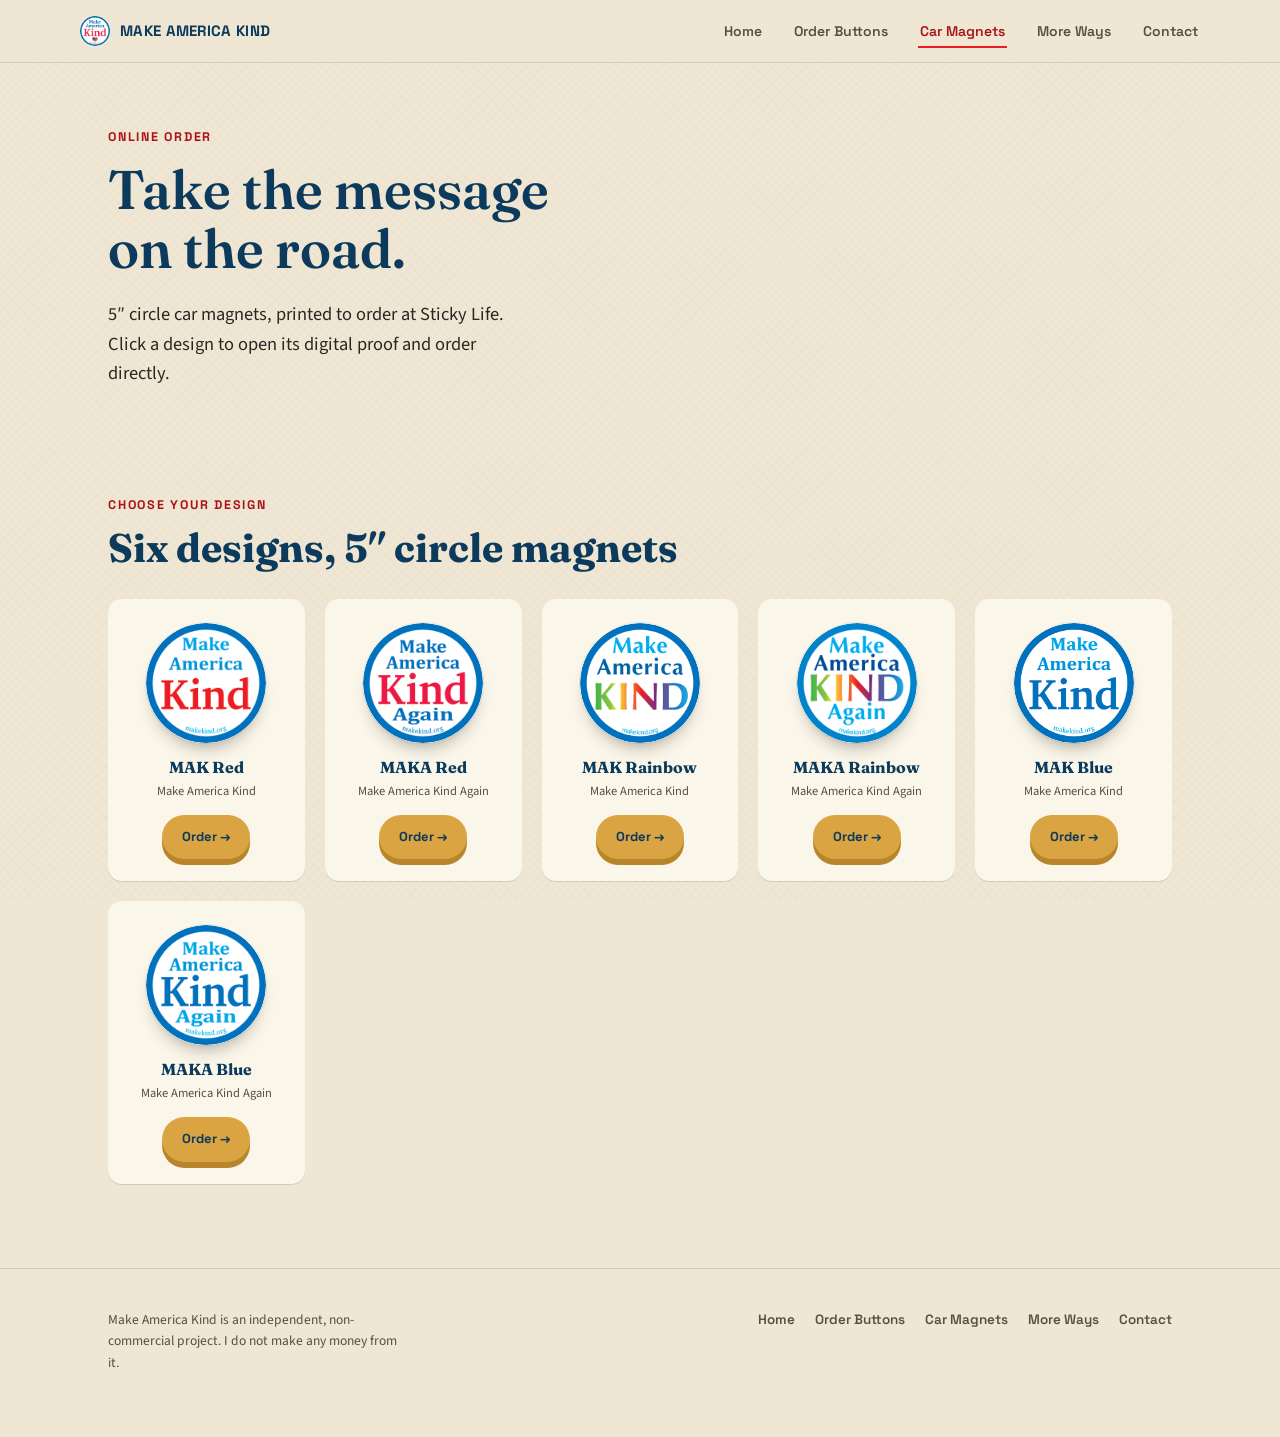
<file: car-magnet.html>
<!DOCTYPE html>
<html lang="en">
<head>
<meta charset="UTF-8">
<meta name="viewport" content="width=device-width, initial-scale=1">
<title>Order Car Magnets — Make America Kind</title>
<link rel="canonical" href="https://makekind.org/car-magnet.html">
<meta name="description" content="Order Make America Kind car magnets online through stickylife.com.">
<link rel="icon" href="assets/favicon.png" type="image/png">
<link rel="stylesheet" href="css/styles.css">
<!-- Google Analytics (GA4) -->
<script async src="https://www.googletagmanager.com/gtag/js?id=G-3BDSZT17VZ"></script>
<script>
  window.dataLayer = window.dataLayer || [];
  function gtag(){dataLayer.push(arguments);}
  gtag('js', new Date());
  gtag('config', 'G-3BDSZT17VZ');
</script>

</head>
<body>

<header class="site-header">
  <div class="wrap nav-row">
    <a class="brand" href="index.html">
      <img src="assets/buttons/makh-red.png" alt="Make America Kind logo">
      Make America Kind
    </a>
    <button class="nav-toggle" aria-label="Toggle navigation" aria-expanded="false">
      <span></span><span></span><span></span>
    </button>
    <ul class="nav-links">
      <li><a href="index.html">Home</a></li>
      <li><a href="order.html">Order Buttons</a></li>
      <li><a href="car-magnet.html" aria-current="page">Car Magnets</a></li>
      <li><a href="shop-more.html">More Ways</a></li>
      <li><a href="contact.html">Contact</a></li>
    </ul>
  </div>
</header>

<main>
  <section class="page-hero">
    <div class="wrap">
      <span class="eyebrow">Online order</span>
      <h1 style="font-size:clamp(2.2rem,5vw,3.4rem);">Take the message<br>on the road.</h1>
      <p class="lede">5&Prime; circle car magnets, printed to order at Sticky Life. Click a design to open its digital proof and order directly.</p>
    </div>
  </section>

  <section>
    <div class="wrap">
      <span class="eyebrow">Choose your design</span>
      <h2>Six designs, 5&Prime; circle magnets</h2>

      <div class="order-grid">

        <div class="order-card">
          <a class="magnet" href="https://www.stickylife.com/digital-proof/0620-CCM-0176" target="_blank" rel="noopener" aria-label="Order: Red Make America Kind design"><img src="assets/buttons/mak-red.png" alt="Red Make America Kind design"></a>
          <h3>MAK Red</h3>
          <p class="order-note">Make America Kind</p>
          <a class="btn btn-fill" href="https://www.stickylife.com/digital-proof/0620-CCM-0176" target="_blank" rel="noopener">Order →</a>
        </div>

        <div class="order-card">
          <a class="magnet" href="https://www.stickylife.com/digital-proof/0620-CCM-0178" target="_blank" rel="noopener" aria-label="Order: Red Make America Kind Again design"><img src="assets/buttons/maka-red.png" alt="Red Make America Kind Again design"></a>
          <h3>MAKA Red</h3>
          <p class="order-note">Make America Kind Again</p>
          <a class="btn btn-fill" href="https://www.stickylife.com/digital-proof/0620-CCM-0178" target="_blank" rel="noopener">Order →</a>
        </div>

        <div class="order-card">
          <a class="magnet" href="https://www.stickylife.com/digital-proof/0620-CCM-0180" target="_blank" rel="noopener" aria-label="Order: Rainbow Make America Kind design"><img src="assets/buttons/mak-rainbow.png" alt="Rainbow Make America Kind design"></a>
          <h3>MAK Rainbow</h3>
          <p class="order-note">Make America Kind</p>
          <a class="btn btn-fill" href="https://www.stickylife.com/digital-proof/0620-CCM-0180" target="_blank" rel="noopener">Order →</a>
        </div>

        <div class="order-card">
          <a class="magnet" href="https://www.stickylife.com/digital-proof/0620-CCM-0179" target="_blank" rel="noopener" aria-label="Order: Rainbow Make America Kind Again design"><img src="assets/buttons/maka-rainbow.png" alt="Rainbow Make America Kind Again design"></a>
          <h3>MAKA Rainbow</h3>
          <p class="order-note">Make America Kind Again</p>
          <a class="btn btn-fill" href="https://www.stickylife.com/digital-proof/0620-CCM-0179" target="_blank" rel="noopener">Order →</a>
        </div>

        <div class="order-card">
          <a class="magnet" href="https://www.stickylife.com/digital-proof/0620-CCM-0177" target="_blank" rel="noopener" aria-label="Order: Blue Make America Kind design"><img src="assets/buttons/mak-blue.png" alt="Blue Make America Kind design"></a>
          <h3>MAK Blue</h3>
          <p class="order-note">Make America Kind</p>
          <a class="btn btn-fill" href="https://www.stickylife.com/digital-proof/0620-CCM-0177" target="_blank" rel="noopener">Order →</a>
        </div>

        <div class="order-card">
          <a class="magnet" href="https://www.stickylife.com/digital-proof/0620-CCM-0175" target="_blank" rel="noopener" aria-label="Order: Blue Make America Kind Again design"><img src="assets/buttons/maka-blue.png" alt="Blue Make America Kind Again design"></a>
          <h3>MAKA Blue</h3>
          <p class="order-note">Make America Kind Again</p>
          <a class="btn btn-fill" href="https://www.stickylife.com/digital-proof/0620-CCM-0175" target="_blank" rel="noopener">Order →</a>
        </div>

      </div>
    </div>
  </section>


</main>

<footer class="site-footer">
  <div class="wrap footer-row">
    <p class="footer-note">Make America Kind is an independent, non-commercial project. I do not make any money from it.</p>
    <ul class="footer-links">
      <li><a href="index.html">Home</a></li>
      <li><a href="order.html">Order Buttons</a></li>
      <li><a href="car-magnet.html">Car Magnets</a></li>
      <li><a href="shop-more.html">More Ways</a></li>
      <li><a href="contact.html">Contact</a></li>
    </ul>
  </div>
</footer>

<script src="js/main.js"></script>
</body>
</html>
</file>
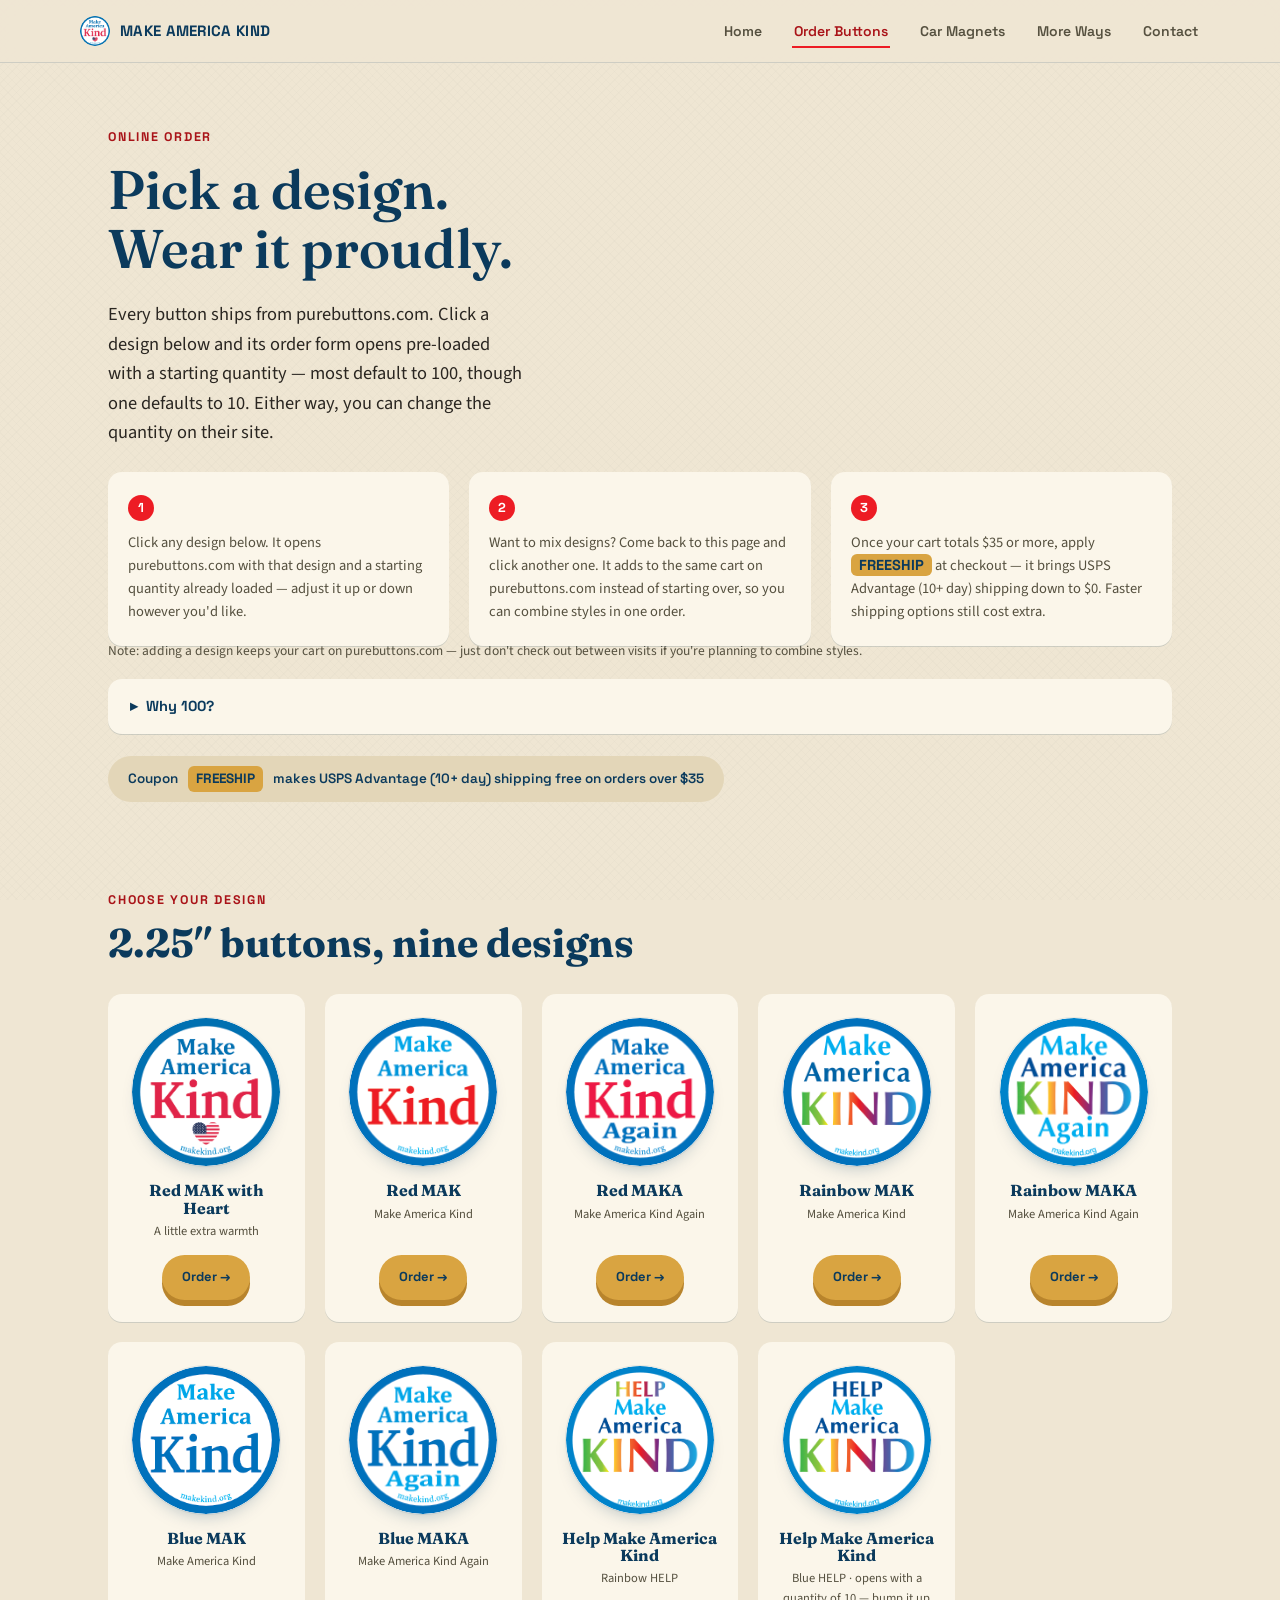
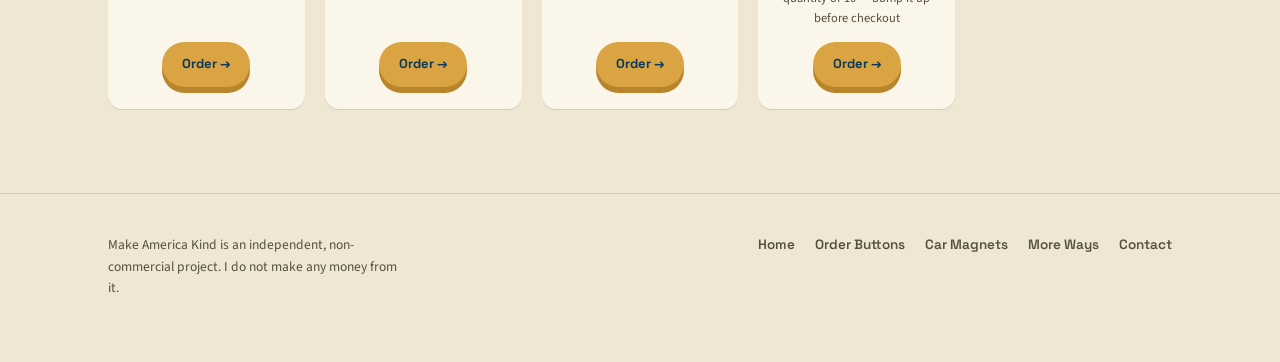
<file: order.html>
<!DOCTYPE html>
<html lang="en">
<head>
<meta charset="UTF-8">
<meta name="viewport" content="width=device-width, initial-scale=1">
<title>Order Buttons — Make America Kind</title>
<link rel="canonical" href="https://makekind.org/order.html">
<meta name="description" content="Order Make America Kind buttons online through purebuttons.com.">
<link rel="icon" href="assets/favicon.png" type="image/png">
<link rel="stylesheet" href="css/styles.css">
<!-- Google Analytics (GA4) -->
<script async src="https://www.googletagmanager.com/gtag/js?id=G-3BDSZT17VZ"></script>
<script>
  window.dataLayer = window.dataLayer || [];
  function gtag(){dataLayer.push(arguments);}
  gtag('js', new Date());
  gtag('config', 'G-3BDSZT17VZ');
</script>

</head>
<body>

<header class="site-header">
  <div class="wrap nav-row">
    <a class="brand" href="index.html">
      <img src="assets/buttons/makh-red.png" alt="Make America Kind logo">
      Make America Kind
    </a>
    <button class="nav-toggle" aria-label="Toggle navigation" aria-expanded="false">
      <span></span><span></span><span></span>
    </button>
    <ul class="nav-links">
      <li><a href="index.html">Home</a></li>
      <li><a href="order.html" aria-current="page">Order Buttons</a></li>
      <li><a href="car-magnet.html">Car Magnets</a></li>
      <li><a href="shop-more.html">More Ways</a></li>
      <li><a href="contact.html">Contact</a></li>
    </ul>
  </div>
</header>

<main>
  <section class="page-hero">
    <div class="wrap">
      <span class="eyebrow">Online order</span>
      <h1 style="font-size:clamp(2.2rem,5vw,3.4rem);">Pick a design.<br>Wear it proudly.</h1>
      <p class="lede">Every button ships from purebuttons.com. Click a design below and its order form opens pre-loaded with a starting quantity — most default to 100, though one defaults to 10. Either way, you can change the quantity on their site.</p>

      <ol class="steps-list">
        <li><p>Click any design below. It opens purebuttons.com with that design and a starting quantity already loaded — adjust it up or down however you'd like.</p></li>
        <li><p>Want to mix designs? Come back to this page and click another one. It adds to the same cart on purebuttons.com instead of starting over, so you can combine styles in one order.</p></li>
        <li><p>Once your cart totals $35 or more, apply <span class="code-pill">FREESHIP</span> at checkout — it brings USPS Advantage (10+ day) shipping down to $0. Faster shipping options still cost extra.</p></li>
      </ol>

      <p style="font-size:13.5px; color:var(--ink-soft); margin-top:-6px;">Note: adding a design keeps your cart on purebuttons.com — just don't check out between visits if you're planning to combine styles.</p>

      <details class="why-100">
        <summary>Why 100?</summary>
        <div class="why-100-body">
          <p>Button pricing drops sharply as quantity goes up — 100 is the point where it stops making sense to order fewer:</p>
          <table class="price-table">
            <thead>
              <tr><th>Quantity</th><th>Price each</th></tr>
            </thead>
            <tbody>
              <tr><td>1</td><td>$4.99</td></tr>
              <tr><td>5</td><td>$2.27</td></tr>
              <tr><td>10</td><td>$1.38</td></tr>
              <tr><td>25</td><td>$0.87</td></tr>
              <tr><td>50</td><td>$0.64</td></tr>
              <tr class="price-row-highlight"><td>100</td><td>$0.45</td></tr>
              <tr><td>500</td><td>$0.42</td></tr>
              <tr><td>1,000</td><td>$0.40</td></tr>
              <tr><td>5,000</td><td>$0.26</td></tr>
            </tbody>
          </table>
          <p style="margin-bottom:0;">100 is also comfortably past the $35 threshold for free USPS Advantage shipping — normally about $7 on an order this size — so it's the quantity where the price-per-button and the shipping both work in your favor at once. (The Blue "Help Make America Kind" design below defaults to 10 instead of 100 — same pricing table applies, just bump the quantity up yourself if you want the better per-button rate.)</p>
        </div>
      </details>

      <div class="coupon-note">
        Coupon <code>FREESHIP</code> makes USPS Advantage (10+ day) shipping free on orders over $35
      </div>
    </div>
  </section>

  <section>
    <div class="wrap">
      <span class="eyebrow">Choose your design</span>
      <h2>2.25&Prime; buttons, nine designs</h2>

      <div class="order-grid">

        <div class="order-card" id="red-mak-heart">
          <a class="pin-badge" href="https://www.purebuttons.com/ecommerce/ecommerce_reorder_item.aspx?UID=d100b0c5-6c23-43e2-bc45-422a25c8b1d3" target="_blank" rel="noopener" aria-label="Order: Red Make America Kind with Heart button"><img src="assets/buttons/makh-red.png" alt="Red Make America Kind with Heart button"></a>
          <h3>Red MAK with Heart</h3>
          <p class="order-note">A little extra warmth</p>
          <a class="btn btn-fill" href="https://www.purebuttons.com/ecommerce/ecommerce_reorder_item.aspx?UID=d100b0c5-6c23-43e2-bc45-422a25c8b1d3" target="_blank" rel="noopener">Order →</a>
        </div>

        <div class="order-card" id="red-mak">
          <a class="pin-badge" href="https://www.purebuttons.com/ecommerce/ecommerce_reorder_item.aspx?UID=8dc741d7-12f0-4f9a-9de6-1772b1bb3578" target="_blank" rel="noopener" aria-label="Order: Red Make America Kind button"><img src="assets/buttons/mak-red.png" alt="Red Make America Kind button"></a>
          <h3>Red MAK</h3>
          <p class="order-note">Make America Kind</p>
          <a class="btn btn-fill" href="https://www.purebuttons.com/ecommerce/ecommerce_reorder_item.aspx?UID=8dc741d7-12f0-4f9a-9de6-1772b1bb3578" target="_blank" rel="noopener">Order →</a>
        </div>

        <div class="order-card" id="red-maka">
          <a class="pin-badge" href="https://www.purebuttons.com/ecommerce/ecommerce_reorder_item.aspx?UID=1318832e-a5ab-451e-9831-2576c42410d0" target="_blank" rel="noopener" aria-label="Order: Red Make America Kind Again button"><img src="assets/buttons/maka-red.png" alt="Red Make America Kind Again button"></a>
          <h3>Red MAKA</h3>
          <p class="order-note">Make America Kind Again</p>
          <a class="btn btn-fill" href="https://www.purebuttons.com/ecommerce/ecommerce_reorder_item.aspx?UID=1318832e-a5ab-451e-9831-2576c42410d0" target="_blank" rel="noopener">Order →</a>
        </div>

        <div class="order-card" id="rainbow-mak">
          <a class="pin-badge" href="https://www.purebuttons.com/ecommerce/ecommerce_reorder_item.aspx?UID=66a11c6b-7d8b-46f1-88fa-5f54501501c4" target="_blank" rel="noopener" aria-label="Order: Rainbow Make America Kind button"><img src="assets/buttons/mak-rainbow.png" alt="Rainbow Make America Kind button"></a>
          <h3>Rainbow MAK</h3>
          <p class="order-note">Make America Kind</p>
          <a class="btn btn-fill" href="https://www.purebuttons.com/ecommerce/ecommerce_reorder_item.aspx?UID=66a11c6b-7d8b-46f1-88fa-5f54501501c4" target="_blank" rel="noopener">Order →</a>
        </div>

        <div class="order-card" id="rainbow-maka">
          <a class="pin-badge" href="https://www.purebuttons.com/ecommerce/ecommerce_reorder_item.aspx?UID=5d945ecc-448d-4a6b-bbd8-1f2f2d4071cb" target="_blank" rel="noopener" aria-label="Order: Rainbow Make America Kind Again button"><img src="assets/buttons/maka-rainbow.png" alt="Rainbow Make America Kind Again button"></a>
          <h3>Rainbow MAKA</h3>
          <p class="order-note">Make America Kind Again</p>
          <a class="btn btn-fill" href="https://www.purebuttons.com/ecommerce/ecommerce_reorder_item.aspx?UID=5d945ecc-448d-4a6b-bbd8-1f2f2d4071cb" target="_blank" rel="noopener">Order →</a>
        </div>

        <div class="order-card" id="blue-mak">
          <a class="pin-badge" href="https://www.purebuttons.com/ecommerce/ecommerce_reorder_item.aspx?UID=641c30af-3381-49d6-aaf8-65a79854fee2" target="_blank" rel="noopener" aria-label="Order: Blue Make America Kind button"><img src="assets/buttons/mak-blue.png" alt="Blue Make America Kind button"></a>
          <h3>Blue MAK</h3>
          <p class="order-note">Make America Kind</p>
          <a class="btn btn-fill" href="https://www.purebuttons.com/ecommerce/ecommerce_reorder_item.aspx?UID=641c30af-3381-49d6-aaf8-65a79854fee2" target="_blank" rel="noopener">Order →</a>
        </div>

        <div class="order-card" id="blue-maka">
          <a class="pin-badge" href="https://www.purebuttons.com/ecommerce/ecommerce_reorder_item.aspx?UID=554d555a-e842-4744-ba42-5b68d36ce1c9" target="_blank" rel="noopener" aria-label="Order: Blue Make America Kind Again button"><img src="assets/buttons/maka-blue.png" alt="Blue Make America Kind Again button"></a>
          <h3>Blue MAKA</h3>
          <p class="order-note">Make America Kind Again</p>
          <a class="btn btn-fill" href="https://www.purebuttons.com/ecommerce/ecommerce_reorder_item.aspx?UID=554d555a-e842-4744-ba42-5b68d36ce1c9" target="_blank" rel="noopener">Order →</a>
        </div>

        <div class="order-card" id="help-mak-rainbow">
          <a class="pin-badge" href="https://www.purebuttons.com/ecommerce/ecommerce_reorder_item.aspx?UID=f3a95a56-1793-4135-9d50-857aba8b5dfa" target="_blank" rel="noopener" aria-label="Order: Help Make America Kind button, rainbow HELP"><img src="assets/buttons/hmak-rainbow.png" alt="Help Make America Kind button, rainbow HELP"></a>
          <h3>Help Make America Kind</h3>
          <p class="order-note">Rainbow HELP</p>
          <a class="btn btn-fill" href="https://www.purebuttons.com/ecommerce/ecommerce_reorder_item.aspx?UID=f3a95a56-1793-4135-9d50-857aba8b5dfa" target="_blank" rel="noopener">Order →</a>
        </div>

        <div class="order-card" id="help-mak-blue">
          <a class="pin-badge" href="https://www.purebuttons.com/ecommerce/ecommerce_reorder_item.aspx?UID=ec1bc502-bf93-43bd-b62f-72e2439916cc" target="_blank" rel="noopener" aria-label="Order: Help Make America Kind button, blue HELP"><img src="assets/buttons/hmak-blue.png" alt="Help Make America Kind button, blue HELP"></a>
          <h3>Help Make America Kind</h3>
          <p class="order-note">Blue HELP · opens with a quantity of 10 — bump it up before checkout</p>
          <a class="btn btn-fill" href="https://www.purebuttons.com/ecommerce/ecommerce_reorder_item.aspx?UID=ec1bc502-bf93-43bd-b62f-72e2439916cc" target="_blank" rel="noopener">Order →</a>
        </div>

      </div>
    </div>
  </section>


</main>

<footer class="site-footer">
  <div class="wrap footer-row">
    <p class="footer-note">Make America Kind is an independent, non-commercial project. I do not make any money from it.</p>
    <ul class="footer-links">
      <li><a href="index.html">Home</a></li>
      <li><a href="order.html">Order Buttons</a></li>
      <li><a href="car-magnet.html">Car Magnets</a></li>
      <li><a href="shop-more.html">More Ways</a></li>
      <li><a href="contact.html">Contact</a></li>
    </ul>
  </div>
</footer>

<script src="js/main.js"></script>
</body>
</html>
</file>
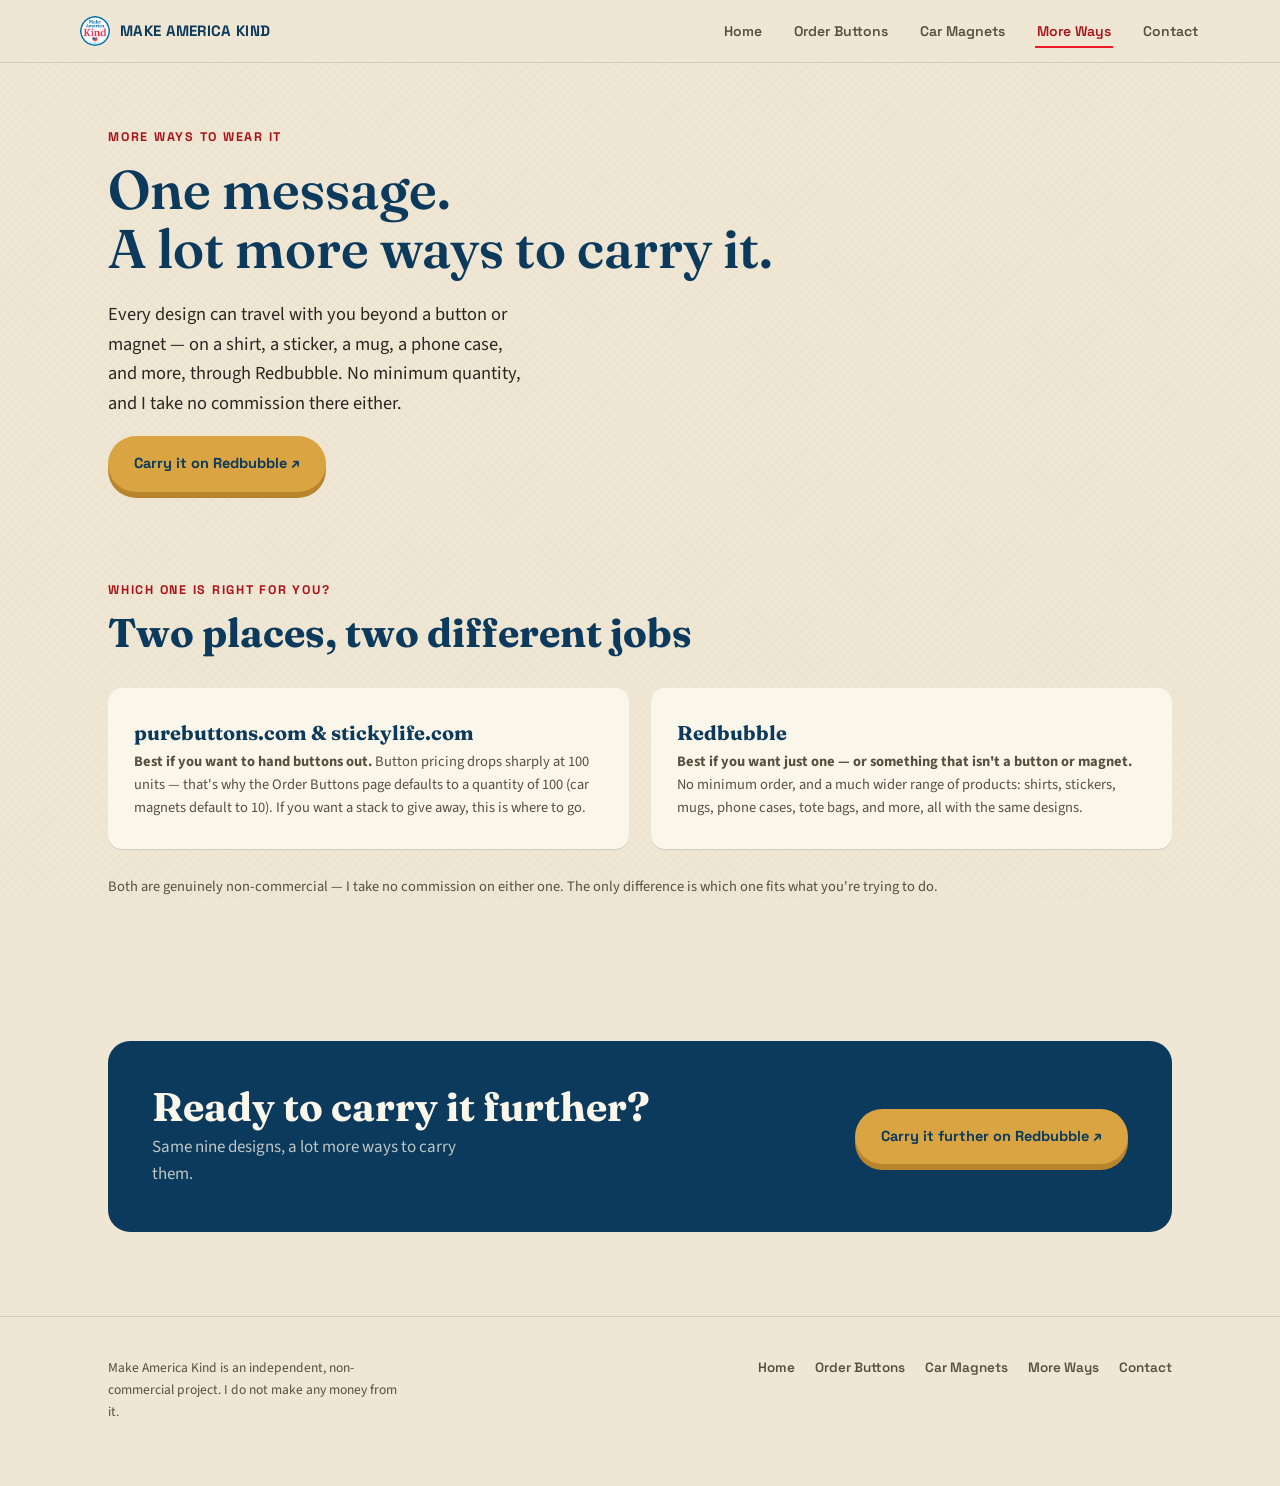
<file: shop-more.html>
<!DOCTYPE html>
<html lang="en">
<head>
<meta charset="UTF-8">
<meta name="viewport" content="width=device-width, initial-scale=1">
<title>More Ways to Wear It — Make America Kind</title>
<link rel="canonical" href="https://makekind.org/shop-more.html">
<meta name="description" content="More ways to carry the Make America Kind message — shirts, stickers, mugs, phone cases, and more, through Redbubble, no minimum quantity.">
<link rel="icon" href="assets/favicon.png" type="image/png">
<link rel="stylesheet" href="css/styles.css">

<!-- Google Analytics (GA4) -->
<script async src="https://www.googletagmanager.com/gtag/js?id=G-3BDSZT17VZ"></script>
<script>
  window.dataLayer = window.dataLayer || [];
  function gtag(){dataLayer.push(arguments);}
  gtag('js', new Date());
  gtag('config', 'G-3BDSZT17VZ');
</script>

</head>
<body>

<header class="site-header">
  <div class="wrap nav-row">
    <a class="brand" href="index.html">
      <img src="assets/buttons/makh-red.png" alt="Make America Kind logo">
      Make America Kind
    </a>
    <button class="nav-toggle" aria-label="Toggle navigation" aria-expanded="false">
      <span></span><span></span><span></span>
    </button>
    <ul class="nav-links">
      <li><a href="index.html">Home</a></li>
      <li><a href="order.html">Order Buttons</a></li>
      <li><a href="car-magnet.html">Car Magnets</a></li>
      <li><a href="shop-more.html" aria-current="page">More Ways</a></li>
      <li><a href="contact.html">Contact</a></li>
    </ul>
  </div>
</header>

<main>
  <section class="page-hero">
    <div class="wrap">
      <span class="eyebrow">More ways to wear it</span>
      <h1 style="font-size:clamp(2.2rem,5vw,3.4rem);">One message.<br>A lot more ways to carry it.</h1>
      <p class="lede">Every design can travel with you beyond a button or magnet — on a shirt, a sticker, a mug, a phone case, and more, through Redbubble. No minimum quantity, and I take no commission there either.</p>
      <a class="btn btn-fill" href="https://www.redbubble.com/people/makekind/explore" target="_blank" rel="noopener">Carry it on Redbubble ↗</a>
    </div>
  </section>

  <section>
    <div class="wrap">
      <span class="eyebrow">Which one is right for you?</span>
      <h2>Two places, two different jobs</h2>

      <div class="design-grid">
        <div class="design-card" style="text-align:left; padding:30px 26px;">
          <h3>purebuttons.com &amp; stickylife.com</h3>
          <p><strong>Best if you want to hand buttons out.</strong> Button pricing drops sharply at 100 units — that's why the Order Buttons page defaults to a quantity of 100 (car magnets default to 10). If you want a stack to give away, this is where to go.</p>
        </div>
        <div class="design-card" style="text-align:left; padding:30px 26px;">
          <h3>Redbubble</h3>
          <p><strong>Best if you want just one — or something that isn't a button or magnet.</strong> No minimum order, and a much wider range of products: shirts, stickers, mugs, phone cases, tote bags, and more, all with the same designs.</p>
        </div>
      </div>

      <p style="margin-top:26px; font-size:14.5px; color:var(--ink-soft);">Both are genuinely non-commercial — I take no commission on either one. The only difference is which one fits what you're trying to do.</p>
    </div>
  </section>

  <section>
    <div class="wrap">
      <div class="order-strip">
        <div>
          <h2>Ready to carry it further?</h2>
          <p>Same nine designs, a lot more ways to carry them.</p>
        </div>
        <div class="hero-actions">
          <a class="btn btn-fill" href="https://www.redbubble.com/people/makekind/explore" target="_blank" rel="noopener">Carry it further on Redbubble ↗</a>
        </div>
      </div>
    </div>
  </section>
</main>

<footer class="site-footer">
  <div class="wrap footer-row">
    <p class="footer-note">Make America Kind is an independent, non-commercial project. I do not make any money from it.</p>
    <ul class="footer-links">
      <li><a href="index.html">Home</a></li>
      <li><a href="order.html">Order Buttons</a></li>
      <li><a href="car-magnet.html">Car Magnets</a></li>
      <li><a href="shop-more.html">More Ways</a></li>
      <li><a href="contact.html">Contact</a></li>
    </ul>
  </div>
</footer>

<script src="js/main.js"></script>
</body>
</html>
</file>
<file: css/styles.css>
/* ==========================================================================
   Make America Kind — stylesheet
   Palette: woven canvas background, button-blue + button-red pulled directly
   from the real artwork (#0071bc ring blue, #ed1c24 button red)
   ========================================================================== */

@import url('https://fonts.googleapis.com/css2?family=Fraunces:opsz,wght@9..144,500;9..144,600;9..144,700;9..144,900&family=Space+Grotesk:wght@500;600;700&family=Source+Sans+3:wght@400;500;600&display=swap');

:root {
  --canvas: #efe6d3;
  --canvas-deep: #e3d6b8;
  --denim: #0071bc;
  --denim-deep: #0b3a5c;
  --mustard: #d9a441;
  --mustard-deep: #b8842c;
  --brick: #ed1c24;
  --brick-deep: #a91318;
  --ink: #2a2621;
  --ink-soft: #55503f;
  --paper-line: rgba(11, 58, 92, 0.14);
  --cream: #fbf6ea;

  --font-display: 'Fraunces', Georgia, serif;
  --font-label: 'Space Grotesk', sans-serif;
  --font-body: 'Source Sans 3', sans-serif;

  --max-width: 1120px;
  --radius-lg: 22px;
  --radius-md: 14px;
}

* { box-sizing: border-box; }

html { scroll-behavior: smooth; }

body {
  margin: 0;
  background: var(--canvas);
  color: var(--ink);
  font-family: var(--font-body);
  font-size: 17px;
  line-height: 1.6;
  -webkit-font-smoothing: antialiased;
}

/* woven canvas texture */
body::before {
  content: "";
  position: fixed;
  inset: 0;
  pointer-events: none;
  z-index: 0;
  opacity: 0.5;
  background-image:
    repeating-linear-gradient(45deg, rgba(44,62,82,0.035) 0px, rgba(44,62,82,0.035) 1px, transparent 1px, transparent 6px),
    repeating-linear-gradient(-45deg, rgba(44,62,82,0.03) 0px, rgba(44,62,82,0.03) 1px, transparent 1px, transparent 6px);
}

img, svg { max-width: 100%; display: block; }

a { color: inherit; }

.wrap {
  max-width: var(--max-width);
  margin: 0 auto;
  padding: 0 28px;
  position: relative;
  z-index: 1;
}

.eyebrow {
  font-family: var(--font-label);
  font-weight: 700;
  letter-spacing: 0.14em;
  text-transform: uppercase;
  font-size: 12.5px;
  color: var(--brick-deep);
}

h1, h2, h3 {
  font-family: var(--font-display);
  font-weight: 700;
  color: var(--denim-deep);
  margin: 0.2em 0 0.4em;
  line-height: 1.08;
}

h1 { font-size: clamp(2.6rem, 6vw, 4.6rem); font-weight: 600; }
h2 { font-size: clamp(1.7rem, 3.4vw, 2.5rem); }
h3 { font-size: 1.25rem; }

p { margin: 0 0 1em; color: var(--ink-soft); }

.lede {
  font-size: 1.15rem;
  max-width: 46ch;
  color: var(--ink);
}

/* ---------------------------------- nav ---------------------------------- */

.site-header {
  position: sticky;
  top: 0;
  z-index: 40;
  background: rgba(239, 230, 211, 0.86);
  backdrop-filter: blur(8px);
  border-bottom: 1px solid var(--paper-line);
}

.nav-row {
  display: flex;
  align-items: center;
  justify-content: space-between;
  padding: 16px 0;
}

.brand {
  display: flex;
  align-items: center;
  gap: 10px;
  text-decoration: none;
  font-family: var(--font-label);
  font-weight: 700;
  letter-spacing: 0.02em;
  color: var(--denim-deep);
  font-size: 15px;
  text-transform: uppercase;
}

.brand svg { width: 30px; height: 30px; flex-shrink: 0; }
.brand img { width: 30px; height: 30px; flex-shrink: 0; border-radius: 50%; }

.nav-links {
  display: flex;
  gap: 28px;
  list-style: none;
  margin: 0;
  padding: 0;
  font-family: var(--font-label);
  font-weight: 600;
  font-size: 14px;
}

.nav-links a {
  text-decoration: none;
  color: var(--ink-soft);
  padding: 6px 2px;
  border-bottom: 2px solid transparent;
  transition: color 0.15s ease, border-color 0.15s ease;
}

.nav-links a:hover,
.nav-links a[aria-current="page"] {
  color: var(--brick-deep);
  border-color: var(--brick);
}

.nav-toggle {
  display: none;
  background: none;
  border: 1.5px solid var(--denim);
  border-radius: 8px;
  width: 40px;
  height: 36px;
  cursor: pointer;
}
.nav-toggle span {
  display: block;
  width: 18px;
  height: 2px;
  margin: 4px auto;
  background: var(--denim);
}

@media (max-width: 720px) {
  .nav-toggle { display: block; }
  .nav-links {
    position: absolute;
    top: 100%;
    left: 0;
    right: 0;
    flex-direction: column;
    background: var(--cream);
    padding: 18px 28px;
    gap: 14px;
    border-bottom: 1px solid var(--paper-line);
    display: none;
  }
  .nav-links.open { display: flex; }
}

/* --------------------------------- hero ---------------------------------- */

.hero-section {
  padding: 76px 0 60px;
}

@media (max-width: 860px) {
  .hero-section { padding: 48px 0 40px; }
}

.hero-grid {
  display: grid;
  grid-template-columns: 1.1fr 0.9fr;
  gap: 48px;
  align-items: center;
}

@media (max-width: 860px) {
  .hero-grid { grid-template-columns: 1fr; }
}

.hero-copy .eyebrow { margin-bottom: 14px; display: inline-block; }

.hero-actions {
  display: flex;
  gap: 14px;
  flex-wrap: wrap;
  margin-top: 30px;
}

/* buttons */

.btn {
  display: inline-flex;
  align-items: center;
  gap: 8px;
  font-family: var(--font-label);
  font-weight: 700;
  font-size: 14.5px;
  text-decoration: none;
  padding: 14px 24px;
  border-radius: 999px;
  transition: transform 0.15s ease, box-shadow 0.15s ease, background 0.15s ease;
  border: 2px solid transparent;
}
.btn:hover { transform: translateY(-2px); }

.btn-fill {
  background: var(--mustard);
  color: var(--denim-deep);
  box-shadow: 0 6px 0 var(--mustard-deep);
}
.btn-fill:hover { box-shadow: 0 8px 0 var(--mustard-deep); }
.btn-fill:active { transform: translateY(2px); box-shadow: 0 3px 0 var(--mustard-deep); }

.btn-outline {
  background: transparent;
  color: var(--denim-deep);
  border-color: var(--denim);
}
.btn-outline:hover { background: var(--denim); color: var(--cream); }

.btn-ghost {
  background: transparent;
  color: var(--brick-deep);
  border-color: var(--brick);
}
.btn-ghost:hover { background: var(--brick); color: var(--cream); }

/* ------------------------------ pin badges -------------------------------- */

.pin-field {
  position: relative;
  background:
    repeating-linear-gradient(0deg, rgba(44,62,82,0.05) 0 2px, transparent 2px 34px),
    repeating-linear-gradient(90deg, rgba(44,62,82,0.05) 0 2px, transparent 2px 34px),
    var(--canvas-deep);
  border-radius: var(--radius-lg);
  padding: 46px 28px;
  display: flex;
  justify-content: center;
  gap: 8px;
  flex-wrap: wrap;
  box-shadow: inset 0 0 0 1px var(--paper-line);
}

.pin-badge {
  width: 148px;
  height: 148px;
  border-radius: 50%;
  position: relative;
  display: block;
  transition: transform 0.2s ease, box-shadow 0.2s ease;
  box-shadow:
    0 10px 20px -12px rgba(11, 58, 92, 0.4),
    0 0 0 1px rgba(11, 58, 92, 0.08);
  cursor: default;
  background: #fff;
  overflow: hidden;
  text-decoration: none;
}

.pin-badge img {
  width: 100%;
  height: 100%;
  object-fit: cover;
  border-radius: 50%;
  display: block;
}

.pin-badge:hover {
  transform: translateY(-4px);
  box-shadow:
    0 16px 24px -12px rgba(11, 58, 92, 0.45),
    0 0 0 1px rgba(11, 58, 92, 0.08);
}

/* pinned variant: clasp + slight tilt — reserved for the hero cluster,
   so the "worn button" signature stays special rather than repeated */
.pin-badge--pinned {
  --tilt: 0deg;
  margin-top: 14px;
  transform: rotate(var(--tilt));
}

.pin-badge--pinned:hover {
  transform: rotate(0deg) translateY(-6px) scale(1.04);
  box-shadow:
    0 22px 26px -12px rgba(11, 58, 92, 0.5),
    0 0 0 1px rgba(11, 58, 92, 0.08);
}

.pin-caption {
  text-align: center;
  font-family: var(--font-label);
  font-size: 12.5px;
  letter-spacing: 0.08em;
  text-transform: uppercase;
  color: var(--ink-soft);
  margin-top: 18px;
}

@media (prefers-reduced-motion: reduce) {
  .pin-badge, .btn { transition: none; }
  .pin-badge--pinned:hover { transform: rotate(var(--tilt)); }
}

/* -------------------------------- sections -------------------------------- */

section { padding: 64px 0; position: relative; z-index: 1; }

.section-divider {
  height: 1px;
  background: var(--paper-line);
  max-width: var(--max-width);
  margin: 0 auto;
}

.postcard {
  background: var(--cream);
  border-radius: var(--radius-lg);
  padding: 46px;
  box-shadow: 0 1px 0 var(--paper-line), 0 18px 30px -22px rgba(28,20,10,0.35);
  position: relative;
}
.postcard::after {
  content: "";
  position: absolute;
  inset: 10px;
  border: 1px dashed var(--paper-line);
  border-radius: 14px;
  pointer-events: none;
}

.signature {
  font-family: var(--font-display);
  font-style: italic;
  font-size: 1.3rem;
  color: var(--brick-deep);
  margin-top: 24px;
}

.story-more summary {
  cursor: pointer;
  font-family: var(--font-label);
  font-weight: 700;
  font-size: 13.5px;
  color: var(--brick-deep);
  list-style: none;
  display: inline-flex;
  align-items: center;
  gap: 6px;
  margin-top: 2px;
}
.story-more summary:hover { text-decoration: underline; }
.story-more summary::-webkit-details-marker { display: none; }
.story-more summary::after {
  content: "▾";
  font-size: 10px;
  transition: transform 0.15s ease;
}
.story-more[open] summary::after { transform: rotate(180deg); }
.story-more[open] summary { margin-bottom: 16px; }
.story-more-body p { margin-bottom: 1em; }

.two-col {
  display: grid;
  grid-template-columns: 1fr 1fr;
  gap: 48px;
  align-items: start;
}
@media (max-width: 780px) {
  .two-col { grid-template-columns: 1fr; }
}

/* timeline (real chronological sequence) */

.timeline {
  display: grid;
  grid-template-columns: repeat(3, 1fr);
  gap: 24px;
  margin-top: 12px;
}
@media (max-width: 780px) {
  .timeline { grid-template-columns: 1fr; }
}

.timeline-item {
  border-left: 3px solid var(--mustard);
  padding: 4px 0 4px 20px;
}
.timeline-item:nth-child(2) { border-left-color: var(--denim); }
.timeline-item:nth-child(3) { border-left-color: var(--brick); }

.timeline-date {
  font-family: var(--font-label);
  font-weight: 700;
  font-size: 13px;
  letter-spacing: 0.08em;
  text-transform: uppercase;
  color: var(--denim-deep);
}

/* order strip */

.order-strip {
  background: var(--denim-deep);
  border-radius: var(--radius-lg);
  padding: 44px;
  color: var(--cream);
  display: flex;
  align-items: center;
  justify-content: space-between;
  gap: 30px;
  flex-wrap: wrap;
}
.order-strip h2 { color: var(--cream); margin: 0 0 6px; }
.order-strip p { color: rgba(251,246,234,0.75); margin: 0; max-width: 42ch; }
.order-strip .hero-actions { margin-top: 0; }

/* qr / share */

.share-card {
  display: flex;
  gap: 30px;
  align-items: center;
  background: var(--canvas-deep);
  border-radius: var(--radius-lg);
  padding: 34px;
  flex-wrap: wrap;
}
.qr-box {
  background: var(--cream);
  padding: 12px;
  border-radius: var(--radius-md);
  box-shadow: 0 1px 0 var(--paper-line);
  width: 128px;
  height: 128px;
}
.qr-box img { width: 100%; height: 100%; }

/* -------------------------------- footer ---------------------------------- */

.site-footer {
  border-top: 1px solid var(--paper-line);
  padding: 40px 0 50px;
  margin-top: 20px;
}
.footer-row {
  display: flex;
  justify-content: space-between;
  align-items: flex-start;
  flex-wrap: wrap;
  gap: 20px;
}
.footer-note {
  font-size: 13.5px;
  color: var(--ink-soft);
  max-width: 42ch;
}
.footer-links {
  display: flex;
  gap: 20px;
  list-style: none;
  padding: 0;
  margin: 0;
  font-family: var(--font-label);
  font-size: 13.5px;
  font-weight: 600;
}
.footer-links a { text-decoration: none; color: var(--ink-soft); }
.footer-links a:hover { color: var(--brick-deep); }

/* -------------------------------- misc pages ------------------------------- */

.page-hero {
  padding: 60px 0 20px;
  text-align: left;
}

.design-grid {
  display: grid;
  grid-template-columns: repeat(auto-fit, minmax(220px, 1fr));
  gap: 22px;
  margin-top: 34px;
}
.design-card {
  background: var(--cream);
  border-radius: var(--radius-md);
  padding: 30px 24px;
  text-align: center;
  box-shadow: 0 1px 0 var(--paper-line);
}
.design-card .pin-badge { margin: 0 auto 18px; }
.design-card h3 { margin-bottom: 6px; }
.design-card p { font-size: 14.5px; margin-bottom: 0; }

.magnet {
  width: 120px;
  height: 120px;
  border-radius: 50%;
  display: block;
  align-items: center;
  justify-content: center;
  text-align: center;
  margin: 0 auto 18px;
  background: #fff;
  overflow: hidden;
  text-decoration: none;
  box-shadow:
    0 12px 18px -10px rgba(28,20,10,0.4),
    0 0 0 1px rgba(28, 20, 10, 0.06);
}
.magnet img {
  width: 100%;
  height: 100%;
  object-fit: cover;
  border-radius: 50%;
  display: block;
}

.contact-block {
  display: flex;
  gap: 40px;
  flex-wrap: wrap;
  align-items: flex-start;
}
.contact-email {
  font-family: var(--font-display);
  font-size: 1.6rem;
  color: var(--denim-deep);
}

/* per-design order grid */

.order-grid {
  display: grid;
  grid-template-columns: repeat(auto-fill, minmax(190px, 1fr));
  gap: 20px;
  margin-top: 30px;
}
.order-card {
  scroll-margin-top: 90px;
  background: var(--cream);
  border-radius: var(--radius-md);
  padding: 24px 18px 22px;
  text-align: center;
  box-shadow: 0 1px 0 var(--paper-line);
  display: flex;
  flex-direction: column;
  align-items: center;
}
.order-card .pin-badge,
.order-card .magnet {
  margin: 0 0 16px;
}
.order-card h3 {
  font-size: 1rem;
  margin: 0 0 4px;
}
.order-card .order-note {
  font-size: 12.5px;
  color: var(--ink-soft);
  margin: 0 0 14px;
}
.order-card .btn {
  padding: 10px 18px;
  font-size: 13px;
  margin-top: auto;
}

.coupon-note {
  display: inline-flex;
  align-items: center;
  gap: 10px;
  background: var(--canvas-deep);
  border-radius: 999px;
  padding: 10px 20px;
  font-family: var(--font-label);
  font-size: 13.5px;
  font-weight: 600;
  color: var(--denim-deep);
  margin-top: 22px;
}
.coupon-note code,
.code-pill {
  background: var(--mustard);
  color: var(--denim-deep);
  padding: 2px 8px;
  border-radius: 6px;
  font-family: var(--font-label);
  font-weight: 700;
  white-space: nowrap;
}

.steps-list {
  counter-reset: step;
  list-style: none;
  padding: 0;
  margin: 24px 0 0;
  display: grid;
  grid-template-columns: repeat(3, 1fr);
  gap: 20px;
}
@media (max-width: 780px) {
  .steps-list { grid-template-columns: 1fr; }
}
.steps-list li {
  counter-increment: step;
  background: var(--cream);
  border-radius: var(--radius-md);
  padding: 22px 20px;
  position: relative;
  box-shadow: 0 1px 0 var(--paper-line);
}
.steps-list li::before {
  content: counter(step);
  font-family: var(--font-label);
  font-weight: 700;
  font-size: 13px;
  color: #fff;
  background: var(--brick);
  width: 26px;
  height: 26px;
  border-radius: 50%;
  display: inline-flex;
  align-items: center;
  justify-content: center;
  margin-bottom: 10px;
}
.steps-list p { margin: 0; font-size: 14.5px; }

/* why-100 disclosure */

.why-100 {
  background: var(--cream);
  border-radius: var(--radius-md);
  padding: 16px 22px;
  margin-top: 18px;
  box-shadow: 0 1px 0 var(--paper-line);
}

.why-100 summary {
  cursor: pointer;
  font-family: var(--font-label);
  font-weight: 700;
  font-size: 14.5px;
  color: var(--denim-deep);
  list-style: none;
}
.why-100 summary::-webkit-details-marker { display: none; }
.why-100 summary::before {
  content: "▸";
  display: inline-block;
  margin-right: 8px;
  transition: transform 0.15s ease;
}
.why-100[open] summary::before { transform: rotate(90deg); }

.why-100-body {
  margin-top: 14px;
}
.why-100-body p {
  font-size: 14px;
  margin-bottom: 12px;
}

.price-table {
  width: 100%;
  max-width: 360px;
  border-collapse: collapse;
  font-family: var(--font-label);
  font-size: 13.5px;
  margin-bottom: 14px;
}
.price-table th {
  text-align: left;
  font-weight: 700;
  color: var(--ink-soft);
  padding: 6px 10px;
  border-bottom: 2px solid var(--paper-line);
  font-size: 12px;
  text-transform: uppercase;
  letter-spacing: 0.04em;
}
.price-table td {
  padding: 6px 10px;
  border-bottom: 1px solid var(--paper-line);
  color: var(--ink);
}
.price-table tr.price-row-highlight td {
  background: var(--mustard);
  color: var(--denim-deep);
  font-weight: 700;
  border-bottom-color: transparent;
}
.price-table tr.price-row-highlight td:first-child {
  border-radius: 6px 0 0 6px;
}
.price-table tr.price-row-highlight td:last-child {
  border-radius: 0 6px 6px 0;
}

/* polaroid-style photo card */

.polaroid-row {
  display: flex;
  gap: 32px;
  align-items: center;
  flex-wrap: wrap;
}
.polaroid {
  background: #fff;
  padding: 14px 14px 46px;
  border-radius: 4px;
  box-shadow: 0 16px 26px -14px rgba(28,20,10,0.4), 0 0 0 1px var(--paper-line);
  transform: rotate(-3deg);
  width: 220px;
  flex-shrink: 0;
}
.polaroid img {
  width: 100%;
  aspect-ratio: 4/5;
  object-fit: cover;
  border-radius: 2px;
}
.polaroid-caption {
  font-family: var(--font-display);
  font-style: italic;
  text-align: center;
  color: var(--ink-soft);
  font-size: 14px;
  margin-top: 12px;
}
</file>
